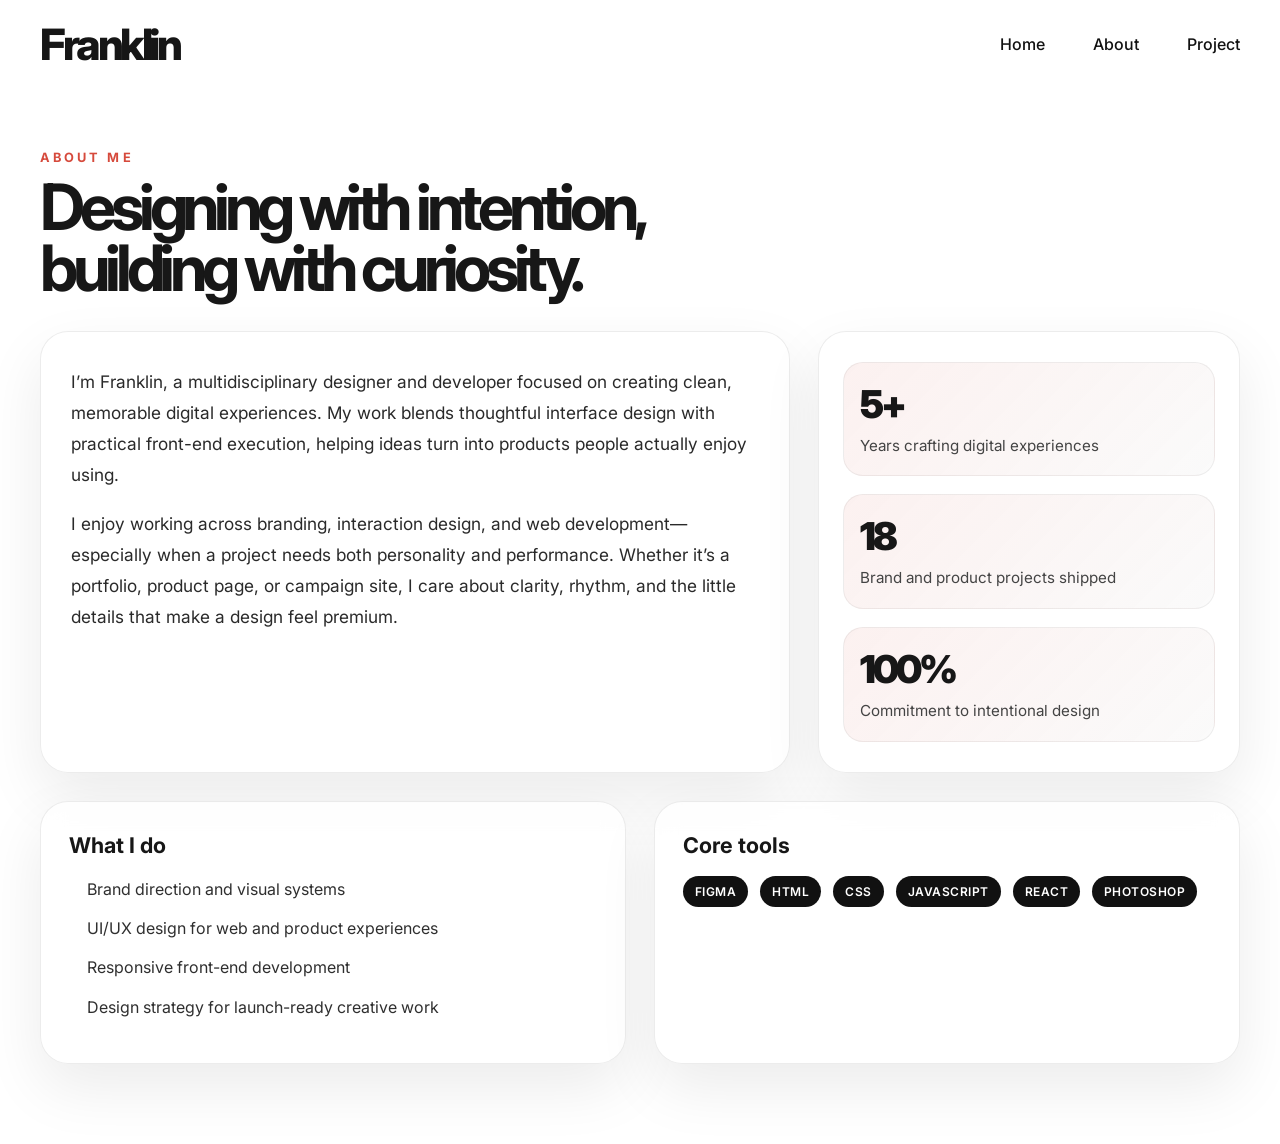
<file: about.html>
<!DOCTYPE html>
<html lang="en">
<head>
    <meta charset="UTF-8">
    <meta name="viewport" content="width=device-width, initial-scale=1.0">
    <title>About | Portfolio</title>
    <link rel="stylesheet" href="style.css">
</head>
<body>
   <nav class="navigation">
        <div class="wraper">
            <div class="word">
                <h1>Franklin</h1>
            </div>
            <ul>
                <li><a href="home.html">Home</a></li>
                <li><a href="about.html">About</a></li>
                <li><a href="project.html">Project</a></li>
            </ul>
        </div>
    </nav>

    <main class="page-shell about-page">
        <section class="page-header">
            <p class="eyebrow">About me</p>
            <h1>Designing with intention, building with curiosity.</h1>
        </section>

        <section class="about-grid">
            <article class="panel bio-card">
                <p>
                    I’m Franklin, a multidisciplinary designer and developer focused on creating clean,
                    memorable digital experiences. My work blends thoughtful interface design with practical
                    front-end execution, helping ideas turn into products people actually enjoy using.
                </p>
                <p>
                    I enjoy working across branding, interaction design, and web development—especially when
                    a project needs both personality and performance. Whether it’s a portfolio, product page,
                    or campaign site, I care about clarity, rhythm, and the little details that make a design feel premium.
                </p>
            </article>

            <aside class="panel stats-card">
                <div class="stat">
                    <span>5+</span>
                    <label>Years crafting digital experiences</label>
                </div>
                <div class="stat">
                    <span>18</span>
                    <label>Brand and product projects shipped</label>
                </div>
                <div class="stat">
                    <span>100%</span>
                    <label>Commitment to intentional design</label>
                </div>
            </aside>
        </section>

        <section class="focus-grid">
            <article class="panel focus-card">
                <h3>What I do</h3>
                <ul>
                    <li>Brand direction and visual systems</li>
                    <li>UI/UX design for web and product experiences</li>
                    <li>Responsive front-end development</li>
                    <li>Design strategy for launch-ready creative work</li>
                </ul>
            </article>

            <article class="panel tools-card">
                <h3>Core tools</h3>
                <div class="chip-row">
                    <span>Figma</span>
                    <span>HTML</span>
                    <span>CSS</span>
                    <span>JavaScript</span>
                    <span>React</span>
                    <span>Photoshop</span>
                </div>
            </article>
        </section>
    </main>
</body>
</html>
</file>
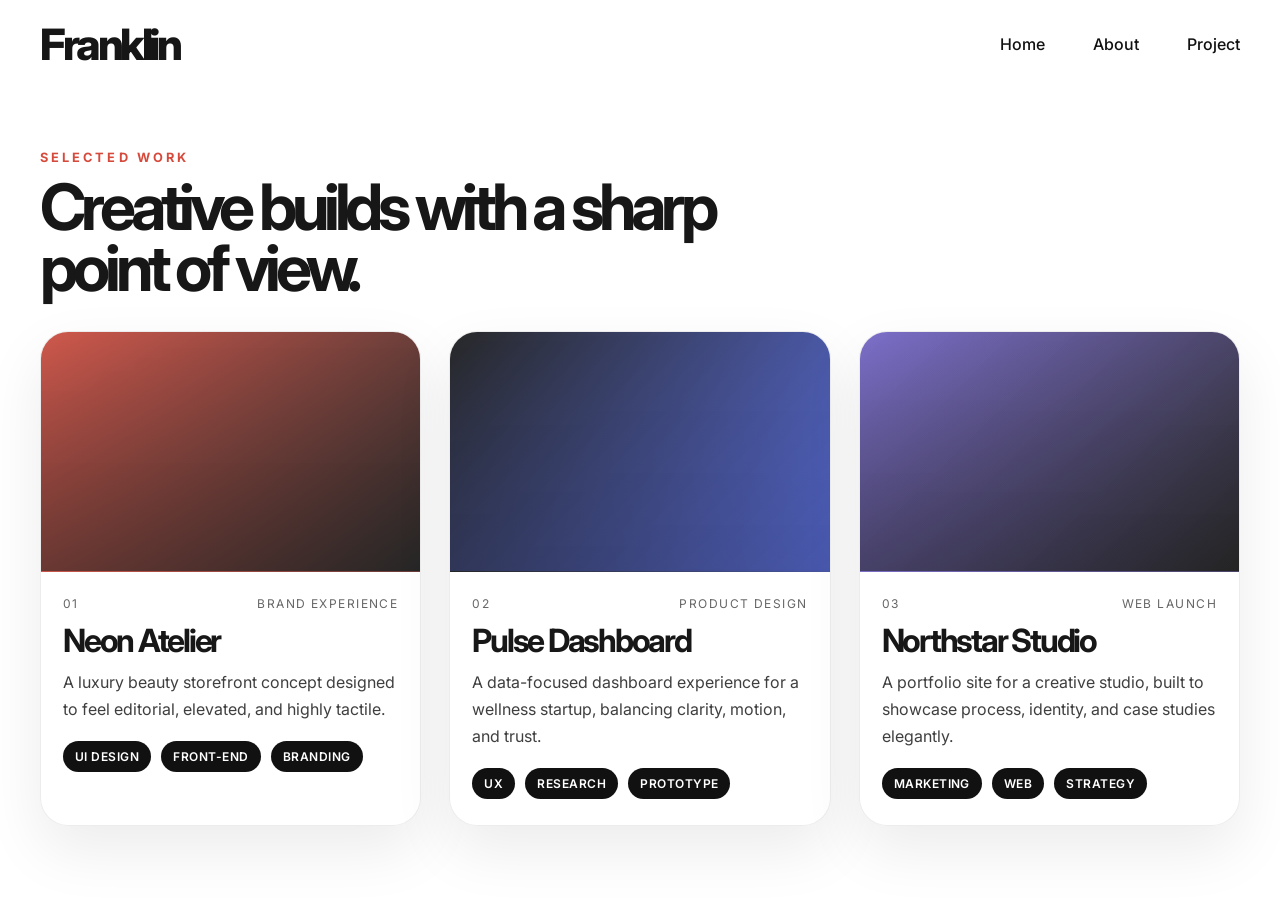
<file: project.html>
<!DOCTYPE html>
<html lang="en">
<head>
    <meta charset="UTF-8">
    <meta name="viewport" content="width=device-width, initial-scale=1.0">
    <title>Projects | Portfolio</title>
    <link rel="stylesheet" href="style.css">
</head>
<body>
    <nav class="navigation">
        <div class="wraper">
            <div class="word">
                <h1>Franklin</h1>
            </div>
            <ul>
                <li><a href="home.html">Home</a></li>
                <li><a href="about.html">About</a></li>
                <li><a href="project.html">Project</a></li>
            </ul>
        </div>
    </nav>

    <main class="page-shell projects-page">
        <section class="page-header">
            <p class="eyebrow">Selected work</p>
            <h1>Creative builds with a sharp point of view.</h1>
        </section>

        <section class="project-grid">
            <article class="project-card panel">
                <div class="project-cover cover-one"></div>
                <div class="project-content">
                    <div class="project-meta">
                        <span>01</span>
                        <span>Brand Experience</span>
                    </div>
                    <h3>Neon Atelier</h3>
                    <p>
                        A luxury beauty storefront concept designed to feel editorial, elevated, and highly tactile.
                    </p>
                    <div class="project-tags">
                        <span>UI Design</span>
                        <span>Front-end</span>
                        <span>Branding</span>
                    </div>
                </div>
            </article>

            <article class="project-card panel">
                <div class="project-cover cover-two"></div>
                <div class="project-content">
                    <div class="project-meta">
                        <span>02</span>
                        <span>Product Design</span>
                    </div>
                    <h3>Pulse Dashboard</h3>
                    <p>
                        A data-focused dashboard experience for a wellness startup, balancing clarity, motion, and trust.
                    </p>
                    <div class="project-tags">
                        <span>UX</span>
                        <span>Research</span>
                        <span>Prototype</span>
                    </div>
                </div>
            </article>

            <article class="project-card panel">
                <div class="project-cover cover-three"></div>
                <div class="project-content">
                    <div class="project-meta">
                        <span>03</span>
                        <span>Web Launch</span>
                    </div>
                    <h3>Northstar Studio</h3>
                    <p>
                        A portfolio site for a creative studio, built to showcase process, identity, and case studies elegantly.
                    </p>
                    <div class="project-tags">
                        <span>Marketing</span>
                        <span>Web</span>
                        <span>Strategy</span>
                    </div>
                </div>
            </article>
        </section>
    </main>
</body>
</html>
</file>
<file: style.css>
@import url('https://fonts.googleapis.com/css2?family=Inter:wght@400;500;700;800;900&display=swap');

* {
    box-sizing: border-box;
}

body {
    margin: 0;
    font-family: 'Inter', sans-serif;
    background: rgb(255, 2555, 255);
    color: #161616;
}

.navigation {
    display: flex;
    justify-content: center;
    padding: 18px 40px 0;
}

.wraper {
    width: 100%;
    max-width: 1200px;
    display: flex;
    align-items: center;
    justify-content: space-between;
}

.word h1 {
    margin: 0;
    font-size: 2.7rem;
    font-weight: 800;
    letter-spacing: -0.08em;
    margin-right: 23px;
}

ul {
    display: flex;
    gap: 3rem;
    list-style: none;
    margin: 0;
    padding: 0;
}

li a {
    color: #111;
    text-decoration: none;
    font-family: 'Inter', sans-serif;
    font-weight: 500;
}

li a:hover {
    text-decoration: underline;
}

.main {
    margin-top: 120px;
    margin-left: 120px;
    width: fit-content;
    display: inline-block;
}

.intro {
    margin: 0;
    font-size: 3.2rem;
    font-weight: 500;
    line-height: 1;
    letter-spacing: -0.08em;
    color: #111;
    display: inline-block;
}

.intro::after {
    content: "";
    display: inline-block;
    width: 12px;
    height: 12px;
    background: #d64a3c;
    border-radius: 50%;
    margin-left: 10px;
    vertical-align: middle;
    transform: translateY(-12px);
}

.name {
    margin: 0;
    font-size: 12rem;
    line-height: .75;
    font-weight: 900;
    letter-spacing: -0.09em;
    color: #1a1a1a;
    display: block;
}

.name::after {
    content: "";
    display: inline-block;
    width: 16px;
    height: 16px;
    background: #1a1a1a;
    border-radius: 50%;
    margin-left: 16px;
    vertical-align: middle;
    transform: translateY(-24px);
}

.role {
    margin: 10px 0 0;
    font-size: 2rem;
    font-weight: 500;
    letter-spacing: 0.02em;
    text-transform: lowercase;
    color: #1a1a1a;
    margin-left: 369px;
}
.yuji{
    display: inline-block;
    margin-left: 100px;
    position: absolute;
}
.contact{
    margin-top: 150px;
}

.page-shell {
    width: min(1200px, calc(100% - 48px));
    margin: 80px auto 0;
    padding-bottom: 80px;
}

.page-header {
    margin-bottom: 32px;
}

.eyebrow {
    margin: 0 0 12px;
    font-size: 0.8rem;
    letter-spacing: 0.24em;
    text-transform: uppercase;
    color: #d64a3c;
    font-weight: 700;
}

.page-header h1 {
    margin: 0;
    font-size: clamp(2.7rem, 5vw, 5rem);
    line-height: 0.95;
    letter-spacing: -0.08em;
    max-width: 760px;
    color: #171717;
}

.panel {
    background: rgba(255, 255, 255, 0.72);
    border: 1px solid rgba(17, 17, 17, 0.08);
    border-radius: 28px;
    box-shadow: 0 24px 60px rgba(17, 17, 17, 0.08);
    backdrop-filter: blur(12px);
}

.about-grid,
.focus-grid,
.project-grid {
    display: grid;
    gap: 28px;
}

.about-grid {
    grid-template-columns: 1.6fr 0.9fr;
    margin-bottom: 28px;
}

.bio-card,
.focus-card,
.tools-card,
.stats-card,
.project-card {
    overflow: hidden;
}

.bio-card {
    padding: 34px 30px;
}

.bio-card p {
    margin: 0 0 18px;
    font-size: 1.08rem;
    line-height: 1.8;
    color: #2a2a2a;
}

.bio-card p:last-child {
    margin-bottom: 0;
}

.stats-card {
    padding: 30px 24px;
    display: grid;
    gap: 18px;
}

.stat {
    display: grid;
    gap: 8px;
    padding: 18px 16px;
    background: linear-gradient(135deg, rgba(214, 74, 60, 0.08), rgba(17, 17, 17, 0.02));
    border-radius: 20px;
    border: 1px solid rgba(17, 17, 17, 0.06);
}

.stat span {
    font-size: clamp(2rem, 3vw, 3rem);
    font-weight: 900;
    letter-spacing: -0.08em;
    color: #171717;
}

.stat label {
    font-size: 0.95rem;
    line-height: 1.5;
    color: #444;
}

.focus-grid {
    grid-template-columns: 1fr 1fr;
}

.focus-card,
.tools-card {
    padding: 30px 28px;
}

.focus-card h3,
.tools-card h3 {
    margin: 0 0 18px;
    font-size: 1.35rem;
    color: #171717;
}

.focus-card ul {
    display: block;
    margin: 0;
    padding-left: 18px;
}

.focus-card li {
    margin-bottom: 12px;
    font-size: 1rem;
    line-height: 1.7;
    color: #2f2f2f;
}

.chip-row {
    display: flex;
    flex-wrap: wrap;
    gap: 12px;
}

.chip-row span,
.project-tags span {
    display: inline-flex;
    align-items: center;
    justify-content: center;
    padding: 8px 12px;
    border-radius: 999px;
    background: #111111;
    color: white;
    font-size: 0.75rem;
    font-weight: 600;
    letter-spacing: 0.04em;
    text-transform: uppercase;
}

.projects-page .project-grid {
    grid-template-columns: repeat(3, minmax(0, 1fr));
}

.project-card {
    display: flex;
    flex-direction: column;
    min-height: 100%;
}

.project-cover {
    position: relative;
    min-height: 240px;
    background-size: cover;
    background-position: center;
    border-bottom: 1px solid rgba(17, 17, 17, 0.08);
}

.project-cover::before {
    content: "";
    position: absolute;
    inset: 0;
    background: linear-gradient(180deg, rgba(17, 17, 17, 0.05), rgba(17, 17, 17, 0.35));
}

.cover-one {
    background: linear-gradient(135deg, rgba(214, 74, 60, 0.9), rgba(26, 26, 26, 0.9)),
        radial-gradient(circle at top left, rgba(255,255,255,0.8), rgba(255,255,255,0) 30%);
}

.cover-two {
    background: linear-gradient(135deg, rgba(17, 17, 17, 0.9), rgba(62, 92, 255, 0.8)),
        radial-gradient(circle at right, rgba(255,255,255,0.25), rgba(255,255,255,0) 40%);
}

.cover-three {
    background: linear-gradient(135deg, rgba(106, 90, 205, 0.84), rgba(17, 17, 17, 0.88)),
        radial-gradient(circle at top, rgba(255,255,255,0.24), rgba(255,255,255,0) 26%);
}

.project-content {
    padding: 24px 22px 26px;
}

.project-meta {
    display: flex;
    align-items: center;
    justify-content: space-between;
    gap: 12px;
    margin-bottom: 14px;
    font-size: 0.75rem;
    letter-spacing: 0.12em;
    text-transform: uppercase;
    color: #666;
}

.project-content h3 {
    margin: 0 0 12px;
    font-size: 2rem;
    line-height: 1;
    letter-spacing: -0.07em;
    color: #171717;
}

.project-content p {
    margin: 0 0 18px;
    color: #3f3f3f;
    line-height: 1.7;
}

.project-tags {
    display: flex;
    flex-wrap: wrap;
    gap: 10px;
}

@media (max-width: 900px) {
    .about-grid,
    .focus-grid,
    .projects-page .project-grid {
        grid-template-columns: 1fr;
    }
}

@media (max-width: 640px) {
    .navigation {
        padding: 18px 20px 0;
    }

    .wraper {
        flex-direction: column;
        gap: 18px;
    }

    ul {
        gap: 1rem;
        font-size: 0.92rem;
        flex-wrap: wrap;
        justify-content: center;
    }

    .page-shell {
        width: min(100% - 24px, 1200px);
        margin-top: 48px;
    }

    .page-header h1 {
        font-size: 2.6rem;
    }

    .panel {
        border-radius: 22px;
    }
}
</file>
